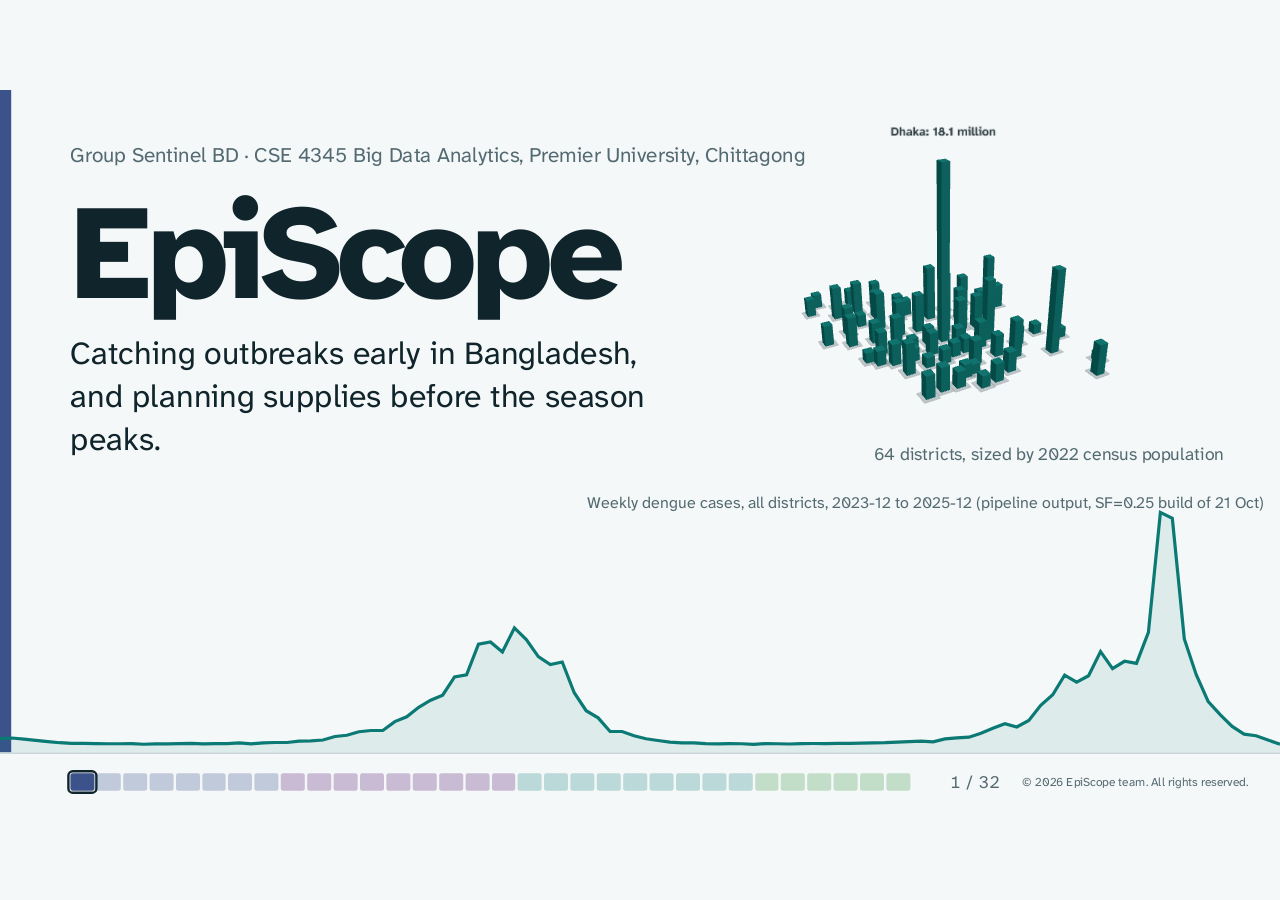
<file: index.html>
<!doctype html>
<html lang="en" data-theme="light">
<head>
<meta charset="utf-8">
<meta name="viewport" content="width=device-width, initial-scale=1">
<meta name="robots" content="noindex, nofollow">
<title>EpiScope slides</title>
<meta name="description" content="Slides for the EpiScope group video, CSE 4345 Big Data Analytics.">
<link rel="icon" href="data:image/svg+xml,%3Csvg xmlns='http://www.w3.org/2000/svg' viewBox='0 0 16 16'%3E%3Crect width='16' height='16' rx='3' fill='%230b7a75'/%3E%3Cpath d='M2 11l3-4 3 2 3-5 3 3' stroke='white' stroke-width='1.6' fill='none'/%3E%3C/svg%3E">
<link rel="stylesheet" href="assets/base.css">
<style>
  html, body { height: 100%; overflow: hidden; }
  /* page background = slide paper, so any margin left on a non-16:9 window blends in (no visible gap) */
  body { background: var(--paper); display: grid; place-items: center; }

  /* 1600 x 900 design canvas, scaled to fit the window */
  .stage {
    position: fixed; left: 50%; top: 50%; /* fixed: a 1600 px box must not widen the phone's layout viewport */
    width: 1600px; height: 900px;
    transform-origin: 0 0;
    background: var(--paper);
    overflow: hidden;
  }
  .slide {
    position: absolute; inset: 0;
    padding: 64px 88px 120px;
    display: none;
    font-size: 30px; line-height: 1.35;
  }
  .slide.active { display: block; }
  .slide h2 {
    font-size: 64px; line-height: 1.05; font-weight: 800; letter-spacing: -0.02em;
    margin: 0 0 28px; max-width: 24ch;
  }
  .slide h2 + .lede { margin-top: -12px; }
  .lede { font-size: 34px; color: var(--muted); max-width: 46ch; margin: 0 0 32px; }
  .slide p { margin: 0 0 18px; max-width: 48ch; }
  .slide ul { margin: 0; padding-left: 1.1em; }
  .slide li { margin: 0 0 14px; max-width: 46ch; }
  .slide li::marker { color: var(--sp); }
  .small { font-size: 22px; color: var(--muted); }
  .src { position: absolute; left: 88px; bottom: 92px; font-size: 18px; color: var(--muted); max-width: 1400px; }
  .cols { display: grid; grid-template-columns: 1fr 1fr; gap: 56px; align-items: start; }
  .cols.wide-left { grid-template-columns: 1.25fr 1fr; }
  .cols.wide-right { grid-template-columns: 1fr 1.35fr; }
  .big { font-size: 96px; font-weight: 800; line-height: 1; letter-spacing: -0.03em; }
  .num { font-variant-numeric: tabular-nums; }
  b, strong { font-weight: 800; }
  code { font-family: inherit; font-weight: 600; background: var(--panel); border: 1px solid var(--rule); border-radius: 6px; padding: 0 .25em; }

  /* the speaker's colour runs down the left edge of each slide */
  .slide::before { content: ""; position: absolute; left: 0; top: 0; bottom: 0; width: 14px; background: var(--sp); }
  .slide[data-speaker="s1"] { --sp: var(--s1); }
  .slide[data-speaker="s2"] { --sp: var(--s2); }
  .slide[data-speaker="s3"] { --sp: var(--s3); }
  .slide[data-speaker="s4"] { --sp: var(--s4); }

  /* bottom bar: speaker label, week-strip progress, slide number */
  .bar {
    position: absolute; left: 0; right: 0; bottom: 0; height: 72px;
    display: flex; align-items: center; gap: 28px; padding: 0 40px 0 88px;
    border-top: 2px solid var(--rule); background: var(--paper);
    font-size: 22px; z-index: 5;
  }
  .team { display: grid; grid-template-columns: repeat(4, 1fr); gap: 30px; margin-top: 34px; }
  .team .card { background: var(--panel); border: 2px solid var(--rule); border-top: 10px solid var(--c); border-radius: 12px; padding: 26px 26px 30px; }
  .team .nm { font-size: 40px; font-weight: 800; line-height: 1.1; margin: 0 0 18px; }
  .team .rl { font-size: 28px; font-weight: 700; margin: 0 0 8px; }
  .team .dt { font-size: 23px; color: var(--muted); margin: 0; }
  .scene3d { position: absolute; margin: 0; }
  .scene3d canvas { position: absolute; inset: 0; width: 100%; height: 100%; opacity: 0; transition: opacity 900ms ease-out; pointer-events: none; }
  .scene3d.on canvas { opacity: 1; }
  .scene3d .fallback { visibility: hidden; }
  .scene3d.no3d .fallback { visibility: visible; }
  .scene3d figcaption { position: absolute; right: 0; bottom: -10px; }
  .only3d { visibility: hidden; }
  .has3d .only3d { visibility: visible; }
  .strip { flex: 1; display: grid; gap: 3px; height: 22px; }
  .strip b { border-radius: 3px; opacity: .28; }
  .strip b.done { opacity: .75; }
  .strip b.now { opacity: 1; outline: 3px solid var(--ink); outline-offset: 1px; }
  .count { font-variant-numeric: tabular-nums; color: var(--muted); min-width: 84px; text-align: right; }
  .copy { font-size: 15px; color: var(--muted); white-space: nowrap; }

  /* entrance animation: one orchestrated rise per slide, diagrams draw in */
  .slide.active [data-in] { animation: rise 480ms cubic-bezier(.2,.7,.2,1) both; animation-delay: calc(var(--i, 0) * 90ms + 60ms); }
  @keyframes rise { from { opacity: 0; transform: translateY(18px); } to { opacity: 1; transform: none; } }
  .slide.active .draw { stroke-dasharray: 1; stroke-dashoffset: 1; animation: draw 900ms ease-out forwards; animation-delay: calc(var(--d, 0) * 120ms + 200ms); }
  @keyframes draw { to { stroke-dashoffset: 0; } }
  .slide.active .grow { transform-box: fill-box; transform-origin: 0 100%; animation: growy 560ms cubic-bezier(.2,.7,.2,1) both; animation-delay: calc(var(--d, 0) * 50ms + 250ms); }
  .slide.active .growx { transform-box: fill-box; transform-origin: 0 0; animation: growx 560ms cubic-bezier(.2,.7,.2,1) both; animation-delay: calc(var(--d, 0) * 50ms + 250ms); }
  @keyframes growy { from { transform: scaleY(0); } }
  @keyframes growx { from { transform: scaleX(0); } }
  @media (prefers-reduced-motion: reduce) {
    .slide.active [data-in], .slide.active .draw, .slide.active .grow, .slide.active .growx { animation: none !important; stroke-dashoffset: 0; }
  }

  /* diagrams */
  svg { display: block; overflow: visible; font-family: var(--font); }
  svg text { fill: var(--ink); }
  svg .m { fill: var(--muted); }
  .box { fill: var(--panel); stroke: var(--ink); stroke-width: 2.5; }
  .box.soft { stroke: var(--rule); }
  .ln { fill: none; stroke: var(--ink); stroke-width: 3; }
  .ln.mute { stroke: var(--muted); stroke-width: 2.5; }
  .ln.alert { stroke: var(--alert); }

  /* title slide */
  .title h1 { font-size: 168px; line-height: .9; font-weight: 800; letter-spacing: -0.045em; margin: 30px 0 22px; }
  .title .lede { font-size: 40px; color: var(--ink); max-width: 30ch; }
  .title .meta { font-size: 26px; color: var(--muted); }
  .title svg.curve { position: absolute; left: 0; right: 0; bottom: 72px; width: 1600px; height: 330px; }


  .four { display: grid; grid-template-columns: repeat(4, 1fr); gap: 34px; margin-top: 30px; }
  .four div { border-top: 6px solid var(--sp); padding-top: 18px; }
  .four h3 { font-size: 34px; margin: 0 0 10px; }
  .four p { font-size: 26px; color: var(--muted); }

  .vs { display: grid; grid-template-columns: 1fr 120px 1fr; align-items: center; gap: 20px; margin-top: 40px; }
  .vs .side h3 { font-size: 38px; margin: 0 0 8px; }
  .vs .side p { color: var(--muted); }
  .vs .mid { font-size: 44px; font-weight: 800; text-align: center; color: var(--alert); }
  .verdict { margin-top: 46px; padding: 22px 28px; border-left: 8px solid var(--sp); background: var(--panel); max-width: 1180px; }

  table.t { border-collapse: collapse; width: 100%; font-size: 27px; }
  table.t th { text-align: left; font-size: 22px; color: var(--muted); font-weight: 600; padding: 0 16px 10px 0; border-bottom: 3px solid var(--ink); }
  table.t td { padding: 14px 16px 14px 0; border-bottom: 2px solid var(--rule); vertical-align: top; }
  table.t td:first-child { font-weight: 800; white-space: nowrap; }
  table.t .r { text-align: right; font-variant-numeric: tabular-nums; }

  .shot { border: 2px solid var(--rule); border-radius: 10px; overflow: hidden; background: #fff; }
  .shot img { display: block; width: 100%; height: auto; }
  .cue {
    display: inline-block; font-size: 22px; font-weight: 600; color: var(--paper); background: var(--ink);
    border-radius: 6px; padding: 4px 12px; margin-bottom: 18px;
  }
  .stamp { font-size: 22px; font-weight: 600; color: var(--muted); }
  .stamp.d { color: var(--teal); }
  .pendbox { border: 3px dashed var(--pending); background: var(--pending-bg); color: var(--pending); border-radius: 12px; padding: 22px 26px; font-size: 26px; font-weight: 600; }
  .formula { font-size: 32px; background: var(--panel); border: 2px solid var(--rule); border-radius: 10px; padding: 18px 24px; margin: 0 0 18px; }
  .steps { counter-reset: s; list-style: none; padding: 0 !important; }
  .steps li { counter-increment: s; position: relative; padding-left: 52px; font-size: 27px; }
  .steps li::before { content: counter(s); position: absolute; left: 0; top: 0; width: 36px; height: 36px; border-radius: 50%; background: var(--sp); color: #fff; font-size: 22px; font-weight: 800; display: grid; place-items: center; }
  .kpis { display: grid; grid-template-columns: repeat(3, 1fr); gap: 30px; margin-top: 18px; }
  .kpis div { border-top: 4px solid var(--sp); padding-top: 12px; }
  .kpis .big { font-size: 70px; }

  .term { font-family: ui-monospace, "DejaVu Sans Mono", monospace; font-size: 23px; line-height: 1.45; background: #0f1b1e; color: #e6efe9; border-radius: 12px; padding: 22px 26px; margin: 0; white-space: pre; overflow: hidden; }
  .term .c { color: #8fd3c7; font-weight: 700; }
  .term .m { color: #8a9a9d; }
</style>
</head>
<body>
<main class="stage" id="stage" aria-live="polite">

<!-- 1 -->
<section class="slide title" data-speaker="s1" aria-label="Title">
  <p class="meta" data-in style="max-width:none">Group Sentinel BD · CSE 4345 Big Data Analytics, Premier University, Chittagong</p>
  <h1 data-in>EpiScope</h1>
  <p class="lede" data-in>Catching outbreaks early in Bangladesh, and planning supplies before the season peaks.</p>
  <figure class="scene3d" id="title-3d" style="right:70px;top:40px;width:700px;height:420px" aria-label="The 64 districts as bars, height = 2022 census population">
    <svg class="fallback" id="title-map" viewBox="0 0 700 420" width="700" height="420"></svg>
    <figcaption class="small">64 districts, sized by 2022 census population</figcaption>
  </figure>
  <svg class="curve" id="title-curve" viewBox="0 0 1600 330" preserveAspectRatio="none" aria-label="Weekly dengue cases, all districts, from the pipeline's SF=0.25 build of 21 Oct"></svg>
</section>

<!-- 2 -->
<section class="slide" data-speaker="s1" aria-label="Meet our team">
  <h2 data-in>Meet our team</h2>
  <p class="lede" data-in>Group Sentinel BD: four people, one pipeline. Each of us presents one part of it.</p>
  <div class="team" id="team"></div>
</section>

<!-- 3 -->
<section class="slide" data-speaker="s1" aria-label="Detection">
  <h2 data-in>Two detectors on seasonally adjusted counts</h2>
  <div class="cols">
    <div data-in>
      <p><b>EARS C2</b>: this week against weeks 3 to 9 back. Alarm when z &gt; 4.0.</p>
      <p class="formula">z = (y − s·m) / σ</p>
      <p><b>CUSUM</b>: S = max(0, S + z − 0.5), alarm when S &gt; 6.5. It adds up small, steady excess.</p>
      <p class="small">Farrington needs about five years before its first test week. That is all the history we have.</p>
    </div>
    <div data-in>
      <div class="shot"><img src="assets/p-ts.webp" alt="Dashboard weekly dengue chart for Dhaka with EARS C2 alert markers"></div>
      <p class="small">Real output: weekly dengue in Dhaka, triangles are EARS C2 alerts at threshold 4.0 (final SF=1 build).</p>
    </div>
  </div>
</section>

<!-- 4 -->
<section class="slide" data-speaker="s1" aria-label="Artefact handling">
  <h2 data-in>A silent facility is missing data, not zero cases</h2>
  <div class="cols">
    <div data-in>
      <p class="stamp">Illustration</p>
      <svg id="artefact-ill" viewBox="0 0 640 360" width="640" height="360"></svg>
    </div>
    <div data-in>
      <p>Completeness = reporting facilities ÷ expected.</p>
      <p>Below 80%: the week is <b>missing</b>. Above it: the count is scaled up by 1 ÷ completeness.</p>
      <p>Together with onset-week counting in gold, the back-fill spike never reaches the detector.</p>
    </div>
  </div>
  <p class="src">Code: <code>analytics/detection/prepare.py</code>; both planted silent facilities listed in <code>ground_truth/artefacts.csv</code></p>
</section>

<!-- 5 -->
<section class="slide" data-speaker="s1" aria-label="Forecasting">
  <h2 data-in>A count model a manager can read</h2>
  <div data-in style="max-width:1300px">
      <p class="formula" style="font-size:27px">log μ = season + rain(4–8 wk ago) + temp(4–8 wk ago) + recent level</p>
      <p>Negative binomial, one per district, for dengue and diarrhoea (malaria too, for antimalarial demand), horizons 1 to 4 weeks.</p>
  </div>
</section>

<!-- 6 -->
<section class="slide" data-speaker="s1" aria-label="Allocation model">
  <h2 data-in>From cases to supplies to a plan</h2>
  <div class="cols wide-left">
    <div data-in>
      <svg viewBox="0 0 760 330" width="760" height="330" aria-label="Demand chain">
        <g style="color: var(--ink)">
          <rect class="box" x="0" y="120" width="180" height="90" rx="10"/><text x="20" y="174" font-size="25" font-weight="800">Forecast</text>
          <rect class="box" x="250" y="120" width="190" height="90" rx="10"/><text x="270" y="160" font-size="25" font-weight="800">Demand</text><text x="270" y="192" font-size="20" class="m">q90, minus stock</text>
          <rect class="box" x="510" y="0" width="250" height="330" rx="10" style="stroke: var(--sp)"/>
          <text x="530" y="46" font-size="25" font-weight="800">Need per district</text>
          <text x="530" y="98" font-size="22">beds</text><text x="530" y="140" font-size="22">IV saline</text><text x="530" y="182" font-size="22">NS1 test kits</text><text x="530" y="224" font-size="22">ORS sachets</text><text x="530" y="266" font-size="22">malaria courses</text>
          <path class="ln draw" pathLength="1" style="--d:0" d="M180 165H242" marker-end="url(#ah)"/>
          <path class="ln draw" pathLength="1" style="--d:1" d="M440 165H502" marker-end="url(#ah)"/>
        </g>
      </svg>
    </div>
    <div data-in>
      <p class="formula" style="font-size:25px">minimise weighted unmet need<br>budget, transport per division<br>x<sub>d</sub> ≥ min(α · p<sub>d</sub> · Σx, need<sub>d</sub>)<br>x<sub>d</sub> ≤ need<sub>d</sub></p>
      <p class="small">p<sub>d</sub>: population share; Σx: total sent.</p>
      <p>Solved with PuLP and CBC. Every rate lives in one file with its source.</p>
    </div>
  </div>
  <p class="src">Code: <code>analytics/forecast/demand_assumptions.py</code>, <code>analytics/optimise/lp.py</code></p>
</section>

<!-- 7 -->
<section class="slide" data-speaker="s1" aria-label="Efficiency and equity">
  <h2 data-in>The price of fairness</h2>
  <div class="cols wide-right">
    <div data-in>
      <p>At half the budget: <b>67.8%</b> of need met, against <b>34.4%</b> for a population split.</p>
      <p>Spread across all 64 districts: top-5 share 0.22, Gini 0.27 (SF=0.25; before the fix: 1.00 and 0.98).</p>
      <p>A floor of α 0.1 to 0.9 costs 2.3 to 2.4 points (65.3 to 65.5%); α 1 costs 1.5. No district gets more than it needs.</p>
      <p><b>Recommended α = 0</b>: of the floors costing ≤ 2 points (α 0 and 1), it gives the worst-off district most (0.46 vs 0.38).</p>
    </div>
    <div data-in>
      <figure class="scene3d" id="alloc-3d" style="position:relative;width:760px;height:430px" aria-label="Share of need met at every budget and equity floor">
        <svg class="fallback" id="curve-chart" viewBox="0 0 760 430" width="760" height="430"></svg>
      </figure>
      <p class="small only3d"><b style="color:var(--s4)">Green</b>: our plan at every budget (front to back: 0.25 to 1.5 × full need) and every α (left to right: 0 to 1). <b style="color:var(--alert)">Red</b>: population split.</p>
    </div>
  </div>
  <p class="src">Source: <code>docs/FINAL-NUMBERS.md</code> (<code>allocation_summary.json</code>, <code>allocation_diagnosis.md</code>); curve from <code>allocation_curve.csv</code>.</p>
</section>

<!-- 8 -->
<section class="slide" data-speaker="s1" aria-label="Preparedness calendar">
  <h2 data-in>Dengue calendar by division</h2>
  <svg id="cal-chart" viewBox="0 0 1420 520" width="1420" height="520" data-in></svg>
  <p class="src">Source: <code>docs/experiments/calendar_summary.csv</code> (STL per division, 5 years). Rule: stock 3 weeks and campaign 6 weeks before onset.</p>
</section>

<!-- 9 -->
<section class="slide" data-speaker="s2" aria-label="The problem">
  <h2 data-in>Late, messy reports from 64 districts</h2>
  <p class="lede" data-in>Dengue, diarrhoea, flu-like illness and malaria. Reports arrive late, facilities go quiet, and the same patient appears twice.</p>
  <div class="four">
    <div data-in><h3>Warn early</h3><p>An alert when cases rise more than the season explains.</p></div>
    <div data-in><h3>Forecast</h3><p>Cases and hospital demand, one to four weeks ahead, with a range.</p></div>
    <div data-in><h3>Allocate</h3><p>Split a fixed national stock of supplies across districts.</p></div>
    <div data-in><h3>Prepare</h3><p>A calendar of when to stock up and when to start campaigns.</p></div>
  </div>
  <p class="verdict" data-in>The people using it are not data scientists. Every output has to explain itself.</p>
</section>

<!-- 10 -->
<section class="slide" data-speaker="s2" aria-label="Conflict 1">
  <h2 data-in>Conflict 1: early alerts or few false alarms</h2>
  <div class="vs">
    <div class="side" data-in><h3>District health officer</h3><p>"Tell me the moment cases go up. A missed outbreak costs lives."</p></div>
    <div class="mid" data-in>vs</div>
    <div class="side" data-in><h3>Epidemiologist</h3><p>"If the alarm rings every week, nobody answers it."</p></div>
  </div>
  <p class="verdict" data-in>We sweep the alert threshold against planted outbreaks and pick the point in the open.</p>
</section>

<!-- 11 -->
<section class="slide" data-speaker="s2" aria-label="Conflicts 2 to 5">
  <h2 data-in>Four more trade-offs</h2>
  <table class="t" data-in>
    <thead><tr><th>Conflict</th><th>What we chose</th></tr></thead>
    <tbody>
      <tr><td>Detail or privacy</td><td>District and week only; counts of 1 to 4 hidden, with a second cell hidden where a total would reveal them</td></tr>
      <tr><td>Efficiency or equity</td><td>One number, the equity floor α, decides how much goes by population</td></tr>
      <tr><td>Speed or cost</td><td>A daily batch that can be re-run safely; allocation is a weekly decision</td></tr>
      <tr><td>Accuracy or clarity</td><td>A readable count model, tested against a simple baseline</td></tr>
    </tbody>
  </table>
</section>

<!-- 12 -->
<section class="slide" data-speaker="s2" aria-label="Detection evaluation">
  <h2 data-in>Picking the threshold against planted outbreaks</h2>
  <div class="cols">
    <div data-in>
      <p>Sweep the threshold. For each value: outbreaks caught, false alerts per district-year, days to detection.</p>
      <p>Chosen points: EARS C2 threshold 4.0; CUSUM k 0.5, h 6.5.</p>
    </div>
    <div data-in>
      <table class="t">
        <thead><tr><th>Method</th><th class="r">Caught</th><th class="r">False / district-yr</th><th class="r">Median days</th><th class="r">PPV</th></tr></thead>
        <tbody>
          <tr><td>EARS C2</td><td class="r">33 of 35 (0.94)</td><td class="r">1.89</td><td class="r">8</td><td class="r">0.15</td></tr>
          <tr><td>CUSUM</td><td class="r">32 of 35 (0.91)</td><td class="r">1.82</td><td class="r">9.5</td><td class="r">0.25</td></tr>
        </tbody>
      </table>
      <p class="small" style="margin-top:14px">EARS C2 catches 91% within 14 days. Source: <code>docs/FINAL-NUMBERS.md</code> (<code>detection_tradeoff.json</code>).</p>
    </div>
  </div>
</section>

<!-- 13 -->
<section class="slide" data-speaker="s2" aria-label="Forecast backtest">
  <h2 data-in>Forecasts tested against a simple baseline</h2>
  <div class="cols">
    <div data-in>
      <p>Backtest: 52 rolling origins. At each one the model sees only earlier weeks, as finally reported.</p>
      <p>Seasonal naive baseline: each week's forecast is the same week last year.</p>
    </div>
    <div data-in>
      <table class="t">
        <thead><tr><th>Against seasonal naive</th><th class="r">Result</th></tr></thead>
        <tbody>
          <tr><td>MAE (model vs naive)</td><td class="r">113 vs 133</td></tr>
          <tr><td>80% interval coverage</td><td class="r">0.79 vs 0.77</td></tr>
          <tr><td>Relative WIS (&lt; 1 wins)</td><td class="r"><b>0.84</b></td></tr>
          <tr><td>dengue / diarrhoea</td><td class="r">0.89 / 0.72</td></tr>
        </tbody>
      </table>
      <p class="small" style="margin-top:14px">Source: <code>docs/FINAL-NUMBERS.md</code> (<code>backtest_metrics.csv</code>).</p>
    </div>
  </div>
</section>

<!-- 14 -->
<section class="slide" data-speaker="s2" aria-label="De-identification">
  <h2 data-in>No real patient ID is stored after bronze</h2>
  <div data-in>
      <p class="formula">patient_key = HMAC-SHA256(key, patient_id)</p>
      <p>Built from Spark's own <code>sha2</code>, so no Python UDF slows it down.</p>
      <p>The secret key lives in <code>.env</code> (<code>EPISCOPE_HASH_SALT</code>), outside Git. Clean rows keep only an age band.</p>
  </div>
  <p class="src">Code: <code>pipeline/privacy/deid.py</code></p>
</section>

<!-- 15 -->
<section class="slide" data-speaker="s2" aria-label="Privacy and ethics">
  <h2 data-in>Privacy by design, and a limit of the equity floor</h2>
  <div class="cols">
    <ul data-in>
      <li>Keyed hash for patient IDs; age in bands.</li>
      <li>Counts 1 to 4 hidden, with complementary suppression so totals cannot reveal them.</li>
      <li>k-anonymity checker for record-level extracts; published tables are aggregates.</li>
      <li>Equity floor: a population share, never more than need. No need shown, nothing sent, so it cannot protect a district whose reports are missing. Silent weeks are marked missing, not zero.</li>
    </ul>
    <div data-in>
      <div class="shot" style="width:fit-content;margin-left:auto"><img src="assets/p-table.webp" style="max-height:560px;width:auto;max-width:100%" alt="Early warning table with hatched suppressed cells"></div>
      <p class="small" style="text-align:right">Hatched cells: suppressed counts 1–4.</p>
    </div>
  </div>
  <p class="src">k-anonymity checker: <code>pipeline/privacy/kanon.py</code>, unit-tested; not a pipeline step.</p>
</section>

<!-- 16 -->
<section class="slide" data-speaker="s2" aria-label="Scaling">
  <h2 data-in>Scaling: the 45-minute target</h2>
  <div data-in style="max-width:900px">
      <table class="t">
        <thead><tr><th>Scale factor</th><th class="r">Runtime</th></tr></thead>
        <tbody>
          <tr><td>0.25</td><td class="r">15.4 min</td></tr>
          <tr><td>0.5</td><td class="r">20.4 min</td></tr>
          <tr><td>1 (limit 45 min)</td><td class="r"><b>28.3 min, pass</b></td></tr>
          <tr><td>1, final code</td><td class="r"><b>25.0 min</b></td></tr>
        </tbody>
      </table>
      <p class="small" style="margin-top:14px">Silver: rules checked once, 325 s to 214 s Spark time at SF=0.25, outputs identical.
      Backtest: 1 task to 64, 325 s to 165 s. Source: <code>docs/FINAL-NUMBERS.md</code>.</p>
  </div>
</section>

<!-- 17 -->
<section class="slide" data-speaker="s2" aria-label="Recommendations and limits">
  <h2 data-in>What we would tell the Ministry</h2>
  <div class="cols">
    <ol class="steps" data-in>
      <li>Dengue supplies in place by week 28-29 (6-13 July), before the season.</li>
      <li>Treat alerts as a short list; check reporting completeness before acting.</li>
      <li>Choose α openly, knowing what it costs.</li>
    </ol>
    <div data-in>
      <p class="stamp">Limits</p>
      <ul>
        <li>Synthetic data: no real decision yet.</li>
        <li>Streaming alerts take 219.2 s at full scale: fast, not instant.</li>
        <li>Forecast bands ignore parameter uncertainty, so they are a little narrow.</li>
      </ul>
    </div>
  </div>
</section>

<!-- 18 -->
<section class="slide" data-speaker="s3" aria-label="The data story">
  <h2 data-in>Real places and weather, synthetic patients</h2>
  <div class="cols">
    <div data-in>
      <p><b>Real:</b> district borders and 2022 census population (BBS and OCHA via HDX), daily weather from the Open-Meteo archive.</p>
      <p><b>Synthetic:</b> every patient, facility and stock record, made by our generator. No real patient data anywhere.</p>
      <p>Dengue follows rain by a few weeks and peaks in autumn, matching OpenDengue.</p>
    </div>
    <div data-in>
      <p class="stamp d">Planted outbreaks the detector never sees</p>
      <div class="big num" style="font-size:160px">35</div>
      <p>Found by EARS C2: <b>33</b>. Found by CUSUM: <b>32</b>.</p>
      <p class="small">Source: <code>docs/FINAL-NUMBERS.md</code> (<code>detection_tradeoff.json</code>), final SF=1 build, seed 42</p>
    </div>
  </div>
</section>

<!-- 19 -->
<section class="slide" data-speaker="s3" aria-label="Architecture">
  <h2 data-in>One pipeline, each layer rebuilt from the last</h2>
  <svg viewBox="0 0 1430 520" width="1430" height="520" data-in aria-label="Architecture diagram">
    <defs><marker id="ah" viewBox="0 0 10 10" refX="9" refY="5" markerWidth="7" markerHeight="7" orient="auto-start-reverse"><path d="M0 0L10 5L0 10z" fill="currentColor"/></marker></defs>
    <g style="color: var(--ink)">
      <rect class="box soft" x="0" y="40" width="210" height="300" rx="10"/>
      <text x="20" y="80" font-size="26" font-weight="800">Sources</text>
      <text x="20" y="120" font-size="21" class="m">census, borders</text>
      <text x="20" y="152" font-size="21" class="m">weather</text>
      <text x="20" y="184" font-size="21" class="m">encounters</text>
      <text x="20" y="216" font-size="21" class="m">facilities, stock</text>
      <text x="20" y="262" font-size="21" class="m">new drops by</text>
      <text x="20" y="290" font-size="21" class="m">file pattern</text>

      <rect class="box" x="270" y="40" width="200" height="300" rx="10" style="stroke: #8c5a2b"/>
      <text x="290" y="80" font-size="28" font-weight="800">Bronze</text>
      <text x="290" y="120" font-size="21" class="m">raw, as strings</text>
      <text x="290" y="152" font-size="21" class="m">checksum</text>
      <text x="290" y="184" font-size="21" class="m">batch ID</text>
      <text x="290" y="216" font-size="21" class="m">ingest log</text>

      <rect class="box" x="530" y="40" width="210" height="300" rx="10" style="stroke: #7d8b90"/>
      <text x="550" y="80" font-size="28" font-weight="800">Silver</text>
      <text x="550" y="120" font-size="21" class="m">quality rules</text>
      <text x="550" y="152" font-size="21" class="m">keyed hash IDs</text>
      <text x="550" y="184" font-size="21" class="m">Delta MERGE</text>
      <text x="550" y="216" font-size="21" class="m">late records</text>

      <rect class="box" x="800" y="40" width="200" height="300" rx="10" style="stroke: #b8860b"/>
      <text x="820" y="80" font-size="28" font-weight="800">Gold</text>
      <text x="820" y="120" font-size="21" class="m">weekly counts</text>
      <text x="820" y="152" font-size="21" class="m">by onset week</text>
      <text x="820" y="184" font-size="21" class="m">quality report</text>
      <text x="820" y="216" font-size="21" class="m">batch IDs kept</text>

      <rect class="box" x="1060" y="40" width="370" height="140" rx="10"/>
      <text x="1080" y="80" font-size="26" font-weight="800">Analytics</text>
      <text x="1080" y="118" font-size="21" class="m">alerts, forecasts, demand,</text>
      <text x="1080" y="148" font-size="21" class="m">allocation LP, calendar</text>

      <rect class="box" x="1060" y="220" width="370" height="120" rx="10"/>
      <text x="1080" y="260" font-size="26" font-weight="800">Serving export</text>
      <text x="1080" y="298" font-size="21" class="m">small JSON, under 10 MB</text>

      <rect class="box" x="1060" y="400" width="370" height="110" rx="10" style="stroke: var(--teal)"/>
      <text x="1080" y="442" font-size="26" font-weight="800">D3 dashboard</text>
      <text x="1080" y="478" font-size="21" class="m">five linked views, what-if</text>

      <rect class="box soft" x="530" y="400" width="210" height="100" rx="10" style="stroke: var(--alert)"/>
      <text x="550" y="440" font-size="24" font-weight="800">Quarantine</text>
      <text x="550" y="474" font-size="21" class="m">with reason codes</text>

      <path class="ln draw" pathLength="1" style="--d:0" d="M210 190H262" marker-end="url(#ah)"/>
      <path class="ln draw" pathLength="1" style="--d:1" d="M470 190H522" marker-end="url(#ah)"/>
      <path class="ln draw" pathLength="1" style="--d:2" d="M740 190H792" marker-end="url(#ah)"/>
      <path class="ln draw" pathLength="1" style="--d:3" d="M1000 110H1052" marker-end="url(#ah)"/>
      <path class="ln draw" pathLength="1" style="--d:3" d="M1000 280H1052" marker-end="url(#ah)"/>
      <path class="ln draw" pathLength="1" style="--d:4" d="M1245 180V212" marker-end="url(#ah)"/>
      <path class="ln draw" pathLength="1" style="--d:5" d="M1245 340V392" marker-end="url(#ah)"/>
      <path class="ln alert draw" pathLength="1" style="--d:2" d="M635 340V392" marker-end="url(#ah)"/>
      <text x="0" y="400" font-size="21" class="m">Spark 4 in local mode,</text>
      <text x="0" y="430" font-size="21" class="m">Delta Lake tables,</text>
      <text x="0" y="460" font-size="21" class="m">one command: make all</text>
    </g>
  </svg>
</section>

<!-- 20 -->
<section class="slide" data-speaker="s3" aria-label="Generator">
  <h2 data-in>The generator plants the problems we must catch</h2>
  <div class="cols wide-right">
    <div data-in>
      <p>Patients are fake, but seasons, climate and population are real.</p>
      <p>Defects are injected on purpose, so the pipeline can prove it catches each one.</p>
      <p>Two facilities each go silent for three weeks, then back-fill everything at once.</p>
    </div>
    <div data-in>
      <p class="stamp d">Injected defect rates, from <code>generator/config.py</code></p>
      <svg id="defect-chart" viewBox="0 0 720 360" width="720" height="360"></svg>
    </div>
  </div>
</section>

<!-- 21 -->
<section class="slide" data-speaker="s3" aria-label="Bronze">
  <h2 data-in>Bronze: keep what arrived, load it once</h2>
  <svg viewBox="0 0 1420 330" width="1420" height="330" data-in aria-label="Bronze checksum flow">
    <g style="color: var(--ink)">
      <rect class="box" x="0" y="100" width="230" height="110" rx="10"/>
      <text x="22" y="148" font-size="26" font-weight="800">New file</text>
      <text x="22" y="182" font-size="21" class="m">found by pattern</text>
      <rect class="box" x="320" y="100" width="260" height="110" rx="10"/>
      <text x="342" y="148" font-size="26" font-weight="800">SHA-256</text>
      <text x="342" y="182" font-size="21" class="m">of the file bytes</text>
      <path d="M800 70 L960 155 L800 240 L640 155 Z" class="box"/>
      <text x="800" y="150" font-size="23" font-weight="800" text-anchor="middle">Seen in the</text>
      <text x="800" y="178" font-size="23" font-weight="800" text-anchor="middle">ingest log?</text>
      <rect class="box soft" x="1070" y="10" width="340" height="110" rx="10"/>
      <text x="1092" y="58" font-size="26" font-weight="800">Skip it</text>
      <text x="1092" y="92" font-size="21" class="m">a re-run does nothing</text>
      <rect class="box" x="1070" y="200" width="340" height="120" rx="10" style="stroke: #8c5a2b"/>
      <text x="1092" y="246" font-size="26" font-weight="800">Append as strings</text>
      <text x="1092" y="280" font-size="21" class="m">+ batch ID, load time,</text>
      <text x="1092" y="306" font-size="21" class="m">source, checksum</text>
      <path class="ln draw" pathLength="1" style="--d:0" d="M230 155H312" marker-end="url(#ah)"/>
      <path class="ln draw" pathLength="1" style="--d:1" d="M580 155H632" marker-end="url(#ah)"/>
      <path class="ln draw" pathLength="1" style="--d:2" d="M960 155 C1010 155 1010 65 1062 65" marker-end="url(#ah)"/>
      <path class="ln draw" pathLength="1" style="--d:3" d="M960 155 C1010 155 1010 260 1062 260" marker-end="url(#ah)"/>
      <text x="1000" y="92" font-size="22" font-weight="800">yes</text>
      <text x="1000" y="240" font-size="22" font-weight="800">no</text>
    </g>
  </svg>
  <p data-in style="margin-top:30px">No date or file name is written in the code. That is why an unseen test drop loads with no changes.</p>
  <p class="src">Code: <code>pipeline/bronze/ingest.py</code></p>
</section>

<!-- 22 -->
<section class="slide" data-speaker="s3" aria-label="Silver quality">
  <h2 data-in>Silver: rules decide what we trust</h2>
  <div class="cols wide-right">
    <div data-in>
      <p><b>14 rules</b> for encounters, <b>7</b> each for facilities and stock.</p>
      <p>A failing row is never deleted. It goes to quarantine with every reason code it broke.</p>
      <div class="kpis" style="grid-template-columns:1fr 1fr">
        <div><div class="big num">1,367,440</div><p class="small">rows quarantined at SF=1</p></div>
        <div><div class="big num">4.0%</div><p class="small">of 34,136,930 encounter rows</p></div>
      </div>
    </div>
    <div data-in>
      <p class="stamp d">Share of rows failing each rule, first load</p>
      <svg id="dq-chart" viewBox="0 0 720 400" width="720" height="400"></svg>
    </div>
  </div>
  <p class="src">Counts: <code>docs/FINAL-NUMBERS.md</code> (<code>sf1_final_run.json</code>). Rule chart: <code>dashboard/data/dq.json</code>, SF=0.25 build of 21 Oct.</p>
</section>

<!-- 23 -->
<section class="slide" data-speaker="s3" aria-label="MERGE">
  <h2 data-in>One rule for late data</h2>
  <div data-in>
      <svg viewBox="0 0 640 380" width="640" height="380" aria-label="MERGE rule">
        <g style="color: var(--ink)">
          <rect class="box soft" x="0" y="0" width="290" height="120" rx="10"/>
          <text x="20" y="44" font-size="24" font-weight="800">Row in silver</text>
          <text x="20" y="80" font-size="21" class="m">reported 3 Jan</text>
          <rect class="box" x="350" y="0" width="290" height="120" rx="10"/>
          <text x="370" y="44" font-size="24" font-weight="800">Same ID arrives</text>
          <text x="370" y="80" font-size="21" class="m">reported 10 Jan</text>
          <path class="ln draw" pathLength="1" style="--d:0" d="M145 120V180H320" />
          <path class="ln draw" pathLength="1" style="--d:1" d="M495 120V180H320V222" marker-end="url(#ah)"/>
          <rect class="box" x="40" y="230" width="560" height="140" rx="10" style="stroke: var(--sp)"/>
          <text x="64" y="276" font-size="25" font-weight="800">MERGE on encounter_id</text>
          <text x="64" y="314" font-size="22">replace only if the new report is later</text>
          <text x="64" y="348" font-size="21" class="m">re-run: no change. late record: right week.</text>
        </g>
      </svg>
  </div>
  <p class="src">Code: <code>pipeline/silver/build.py</code></p>
</section>

<!-- 24 -->
<section class="slide" data-speaker="s3" aria-label="Gold">
  <h2 data-in>Gold counts by onset week, so a back-fill is not a spike</h2>
  <div class="cols">
    <div data-in>
      <p class="stamp">Illustration: one facility, silent for 3 weeks</p>
      <svg id="onset-ill" viewBox="0 0 640 360" width="640" height="360"></svg>
    </div>
    <div data-in>
      <p>Gold rebuilds only the weeks a batch touched.</p>
      <p>Every gold row carries the bronze batch IDs it came from, so any number on the dashboard traces back to its files.</p>
    </div>
  </div>
  <p class="src">Code: <code>pipeline/gold/build.py</code> (replaceWhere on changed weeks)</p>
</section>

<!-- 25 -->
<section class="slide" data-speaker="s3" aria-label="Hidden-drop drill">
  <h2 data-in>Hidden-drop drill: new drop, re-run, quarantine</h2>
  <div class="cols">
    <pre class="term" data-in><span class="c">$ make drop SF=0.05 DROP_SEED=4675</span>
14 new days, unseen seed
<span class="c">$ make bronze silver gold analytics serve</span>
bronze batches      1 &rarr; 2
silver rows         1,636,674 &rarr; 1,645,562
quarantined rows       68,195 &rarr; 68,532
data through       2025-12-31 &rarr; 2026-01-14
<span class="c">$ make bronze silver gold</span>   <span class="m"># again</span>
silver rows         1,645,562  (no change)
duplicate IDs       0</pre>
    <div data-in>
      <p class="stamp">Hidden-drop drill on the final ingestion code</p>
      <table class="t">
        <tbody>
          <tr><td>Drop seed</td><td class="r">4675</td></tr>
          <tr><td>Rows added to silver</td><td class="r"><b>+8,888</b></td></tr>
          <tr><td>Duplicates after re-run</td><td class="r"><b>0</b></td></tr>
          <tr><td>Export</td><td class="r">9.76 MB</td></tr>
          <tr><td>Whole drill</td><td class="r">28.6 min, pass</td></tr>
        </tbody>
      </table>
      <p class="small" style="margin-top:14px">Quarantined rows keep their reason code, e.g. <code>DQ_ORPHAN_FACILITY</code>. Clean clone, SF=0.05. Source: <code>docs/FINAL-NUMBERS.md</code> (<code>hidden_drop_drill.json</code>).</p>
    </div>
  </div>
</section>

<!-- 26 -->
<section class="slide" data-speaker="s3" aria-label="Spark choices">
  <h2 data-in>Spark choices</h2>
  <ul data-in>
      <li><b>Broadcast joins</b> for small tables (facilities, districts): joining them never shuffles the encounter table.</li>
      <li><b>Adaptive query execution</b> on.</li>
      <li><b>Partition by year only</b>: finer keys would mean thousands of tiny files.</li>
      <li><b>Daily batch</b> for forecasts and allocation: they are weekly decisions.</li>
    </ul>
</section>

<!-- 27 -->
<section class="slide" data-speaker="s4" aria-label="Dashboard design">
  <h2 data-in>Built for a district office laptop</h2>
  <div class="cols wide-right">
    <ul data-in>
      <li>D3 v7 only, no other chart library.</li>
      <li>Reads small gold summaries, under 10 MB. Never a patient row.</li>
      <li>Every panel says how fresh its data is.</li>
      <li>Viridis for cases, vermillion for alerts: colour-blind safe.</li>
      <li>Phone: views stack in one column.</li>
    </ul>
    <div class="shot" data-in><img src="assets/dash-top.webp" alt="EpiScope dashboard: map, weekly chart, seasonal heatmap"></div>
  </div>
</section>

<!-- 28 -->
<section class="slide" data-speaker="s4" aria-label="Linked views">
  <h2 data-in>One selection, five views</h2>
  <div class="cols wide-right">
    <ol class="steps" data-in>
      <li>Top line: districts on alert in the last full week (none)</li>
      <li>The map shows cases per 100,000; triangles are alerts</li>
      <li>Solid triangle: on alert in the last full week; outline: earlier in the range</li>
      <li>The table ranks districts by alerts</li>
      <li>Chattogram selected: weekly chart, heatmap and allocation follow</li>
    </ol>
    <div class="shot" data-in><img src="assets/dash-ctg.webp" alt="Dashboard after selecting Chattogram: every view shows Chattogram"></div>
  </div>
</section>

<!-- 29 -->
<section class="slide" data-speaker="s4" aria-label="Weekly chart and forecast table">
  <h2 data-in>The weekly chart and the forecast table</h2>
  <div class="cols wide-right">
    <ol class="steps" data-in>
      <li>Drag the lower time strip: every view follows</li>
      <li>Open dot: newest week, not yet complete</li>
      <li>Blue band: 80% forecast range</li>
      <li>Table: expected cases and likely range per week, plus a 4-week total</li>
      <li>No data: the week says no report, not zero</li>
    </ol>
    <div class="shot" data-in><img src="assets/dash-ctg-chart.webp" alt="Weekly dengue chart for Chattogram with the open dot, forecast band and forecast table"></div>
  </div>
</section>

<!-- 30 -->
<section class="slide" data-speaker="s4" aria-label="Suppression, what-if, district view">
  <h2 data-in>Hidden counts, the what-if panel, the district view</h2>
  <div class="cols wide-right">
    <ol class="steps" data-in>
      <li>Striped cells: counts 1–4, hidden</li>
      <li>What-if: move budget and α; the plan comes from a grid solved in advance</li>
      <li><code>?district=</code>: own district in full, rest as division totals</li>
    </ol>
    <div data-in><div class="shot" style="width:fit-content;margin-left:auto"><img src="assets/p-alloc.webp" style="max-height:540px;width:auto" alt="Allocation panel with budget, equity floor and threshold sliders"></div>
    <p class="small" style="text-align:right">Final SF=1 build, allocation capped at need.</p></div>
  </div>
</section>

<!-- 31 -->
<section class="slide" data-speaker="s4" aria-label="Persona walkthroughs">
  <h2 data-in>Simulated persona walkthroughs run with AI agents</h2>
  <div class="cols">
    <div data-in>
      <p>Three AI agents, each briefed as a non-technical persona, tried five tasks each on the real dashboard. Not a test with real people.</p>
      <p>Personas: a district officer in Cox's Bazar, a hospital store-keeper in Chattogram, a senior ministry official.</p>
      <p class="small">Run on an SF=1 build of 21 October, before the allocation cap.</p>
    </div>
    <div data-in>
      <table class="t">
        <tbody>
          <tr><td>Round 1</td><td class="r">0 of 15 tasks done</td></tr>
          <tr><td>Round 2, after fixes</td><td class="r"><b>13 of 15</b></td></tr>
          <tr><td>Problems found</td><td class="r">48</td></tr>
          <tr><td>Fixed / partly / not</td><td class="r">26 / 20 / 2</td></tr>
        </tbody>
      </table>
      <p class="small" style="margin-top:14px">Source: <code>docs/FINAL-NUMBERS.md</code> (<code>docs/usability/</code>).</p>
    </div>
  </div>
</section>

<!-- 32 -->
<section class="slide" data-speaker="s4" aria-label="Close">
  <h2 data-in>Thank you</h2>
  <p class="lede" data-in>Everything shown matches tag <b data-cfg="repo_tag"></b> in our repository.</p>
  <p class="meta" data-in>EpiScope: early warning, forecasts and supply planning for Bangladesh's 64 districts.</p>
</section>

<div class="bar" aria-hidden="false">
  <div class="strip" id="strip" aria-hidden="true"></div>
  <div class="count" id="count"></div>
  <div class="copy">© 2026 EpiScope team. All rights reserved.</div>
</div>
</main>

<script src="assets/data.js"></script>
<script src="assets/common.js"></script>
<script src="assets/deck.js"></script>
<script type="module" src="assets/scenes.js"></script>
</body>
</html>
</file>
<file: assets/base.css>
/* Shared tokens for the deck. Atkinson Hyperlegible Next (SIL OFL 1.1, Braille Institute):
   chosen for legibility after Zoom compression. */
@font-face {
  font-family: "Atkinson Next";
  src: url("fonts/atkinson-next-latin.woff2") format("woff2");
  font-weight: 200 800;
  font-display: swap;
}

:root {
  --paper: #f5f8f8;
  --panel: #ffffff;
  --ink: #10242b;
  --muted: #546a72;
  --rule: #c9d6d9;
  --teal: #0b7a75;
  --blue: #2c5a8c;
  --alert: #c9640f;
  --pending: #8a5a00;
  --pending-bg: #fff4dc;
  --draft-bg: #e3f1ef;
  /* speaker colours follow the dashboard's viridis ramp so the deck and the dashboard read as one system */
  --s1: #3b528b;
  --s3: #1f8a84;
  --s4: #3f9b4a;
  --s2: #5b1e78;
  --font: "Atkinson Next", "Atkinson Hyperlegible", system-ui, sans-serif;
}

@media (prefers-color-scheme: dark) {
  :root:not([data-theme="light"]) {
    --paper: #0f1d22;
    --panel: #16272d;
    --ink: #e8f0f1;
    --muted: #9db1b7;
    --rule: #2f454c;
    --teal: #4fc2bb;
    --blue: #8ab4e6;
    --alert: #f0a35a;
    --pending: #ffd27a;
    --pending-bg: #3a2c0c;
    --draft-bg: #183a37;
    --s1: #8ea6e6;
    --s3: #4fc2bb;
    --s4: #7bd486;
    --s2: #c79be0;
  }
}
:root[data-theme="dark"] {
  --paper: #0f1d22;
  --panel: #16272d;
  --ink: #e8f0f1;
  --muted: #9db1b7;
  --rule: #2f454c;
  --teal: #4fc2bb;
  --blue: #8ab4e6;
  --alert: #f0a35a;
  --pending: #ffd27a;
  --pending-bg: #3a2c0c;
  --draft-bg: #183a37;
  --s1: #8ea6e6;
  --s3: #4fc2bb;
  --s4: #7bd486;
  --s2: #c79be0;
}

*, *::before, *::after { box-sizing: border-box; }
html, body { margin: 0; }
body { background: var(--paper); color: var(--ink); font-family: var(--font); }
:focus-visible { outline: 3px solid var(--blue); outline-offset: 3px; }
</file>
